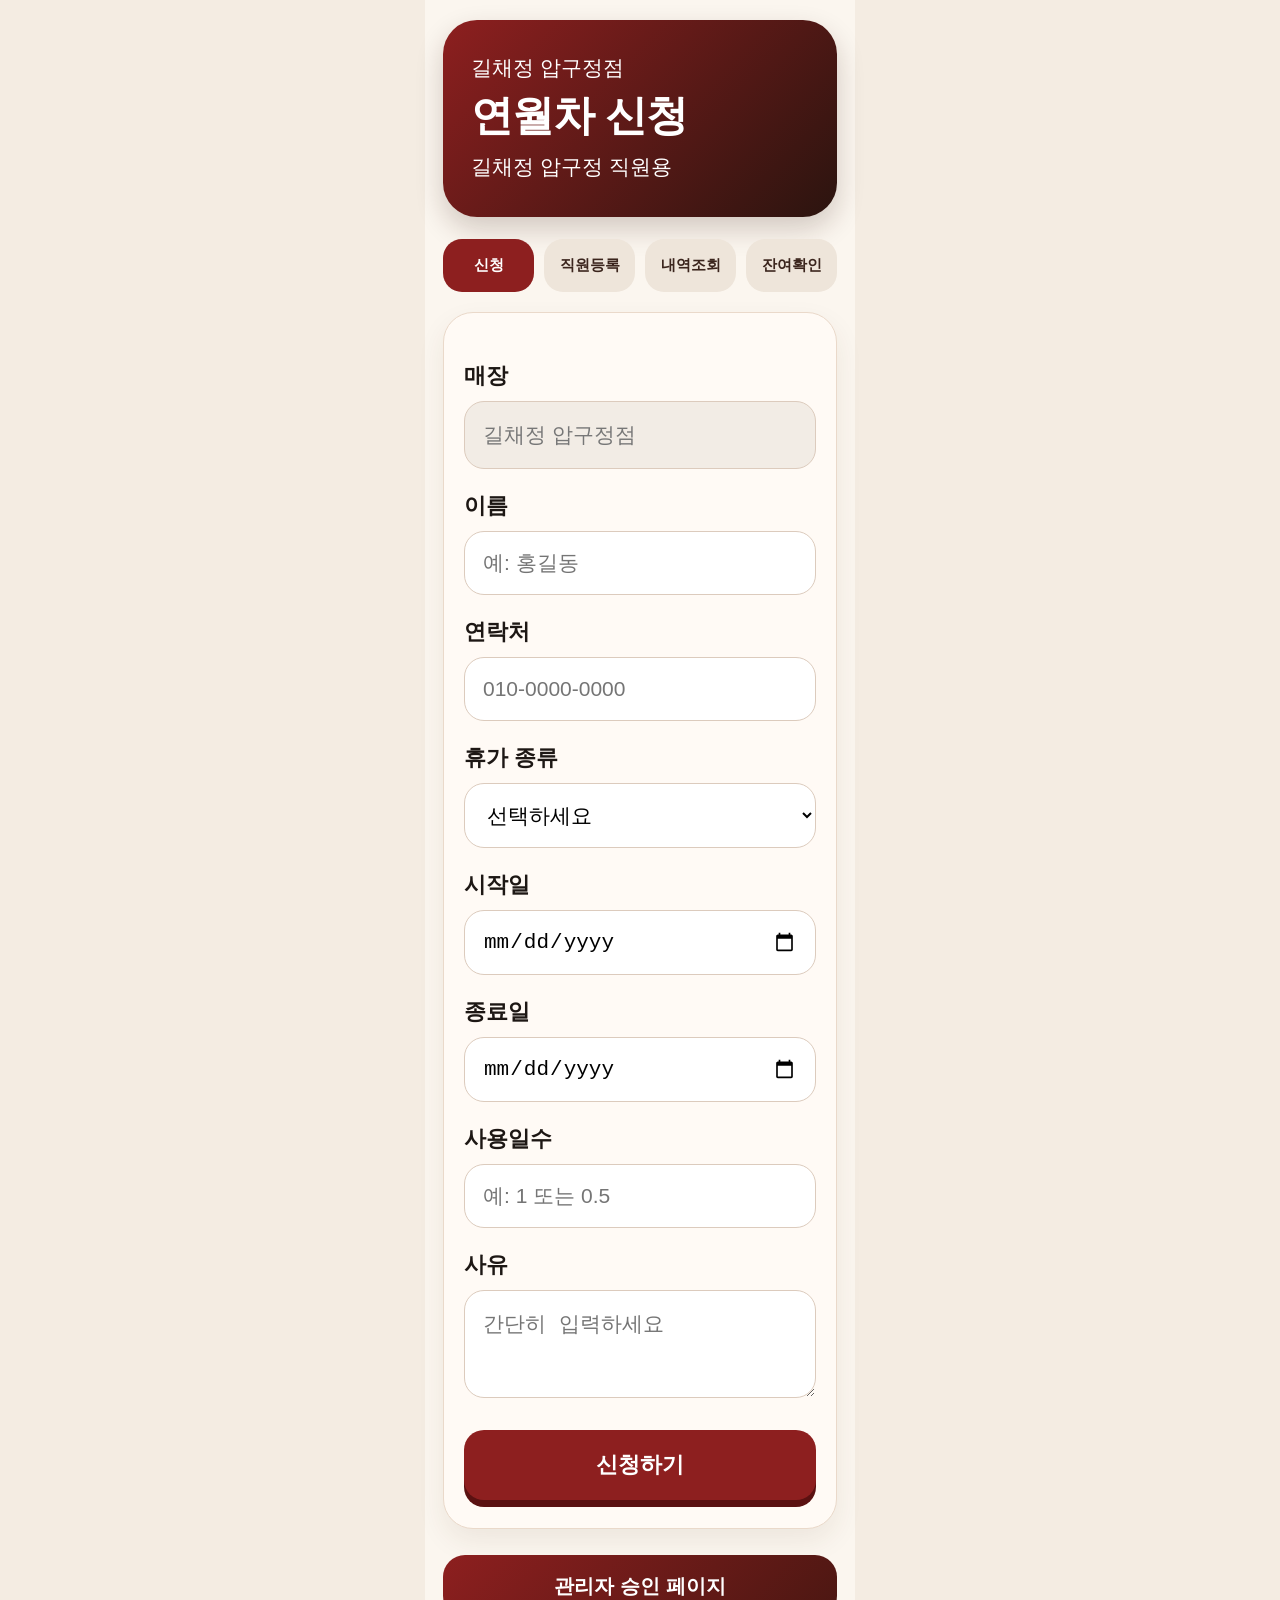
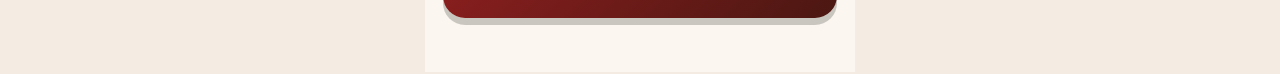
<file: index.html>
<!doctype html>
<html lang="ko">
<head>
  <meta charset="utf-8" />
  <meta name="viewport" content="width=device-width, initial-scale=1, viewport-fit=cover" />
  <title>압구정 길채정 연월차 신청</title>
  <link rel="manifest" href="manifest.json" />
  <link rel="stylesheet" href="style.css?v=4" />
  <meta name="theme-color" content="#7b1e1e" />
</head>

<body>
<main class="app">

  <section class="hero">
    <div class="brand">길채정 압구정점</div>
    <h1>연월차 신청</h1>
    <p>길채정 압구정 직원용</p>
  </section>

  <section class="tabs">
    <button class="tab active" onclick="showTab('apply', this)">신청</button>
    <button class="tab" onclick="showTab('register', this)">직원등록</button>
    <button class="tab" onclick="showTab('history', this)">내역조회</button>
    <button class="tab" onclick="showTab('balance', this)">잔여확인</button>
  </section>

  <section id="apply" class="card">
    <label>매장</label>
    <div class="fixed-store">길채정 압구정점</div>

    <label>이름</label>
    <input id="applyName" placeholder="예: 홍길동" />

    <label>연락처</label>
    <input id="applyPhone" placeholder="010-0000-0000" />

    <label>휴가 종류</label>
    <select id="leaveType" onchange="autoUsedDays()">
      <option value="">선택하세요</option>
      <option>연차</option>
      <option>오전 반차</option>
      <option>오후 반차</option>
      <option>월차</option>
      <option>병가</option>
      <option>기타</option>
    </select>

    <label>시작일</label>
    <input type="date" id="startDate" />

    <label>종료일</label>
    <input type="date" id="endDate" />

    <label>사용일수</label>
    <input id="usedDays" type="number" step="0.5" placeholder="예: 1 또는 0.5" />

    <label>사유</label>
    <textarea id="reason" placeholder="간단히 입력하세요"></textarea>

    <button id="submitBtn" class="primary" onclick="submitLeave()">신청하기</button>
  </section>

  <section id="register" class="card hidden">
    <label>매장</label>
    <div class="fixed-store">길채정 압구정점</div>

    <label>이름</label>
    <input id="regName" placeholder="예: 홍길동" />

    <label>연락처</label>
    <input id="regPhone" placeholder="010-0000-0000" />

    <label>입사일</label>
    <input type="date" id="joinDate" />

    <label>기본연차</label>
    <input id="baseLeave" type="number" step="0.5" value="15" />

    <button id="regBtn" class="primary" onclick="registerEmployee()">직원등록</button>
  </section>

  <section id="history" class="card hidden">
    <label>이름</label>
    <input id="historyName" placeholder="예: 홍길동" />

    <label>연락처</label>
    <input id="historyPhone" placeholder="010-0000-0000" />

    <button id="historyBtn" class="primary" onclick="loadMyHistory()">내역조회</button>
    <div id="historyResult" class="result"></div>
  </section>

  <section id="balance" class="card hidden">
    <label>이름</label>
    <input id="balanceName" placeholder="예: 홍길동" />

    <label>연락처</label>
    <input id="balancePhone" placeholder="010-0000-0000" />

    <button id="balanceBtn" class="primary" onclick="checkBalance()">잔여연차 확인</button>
    <div id="balanceResult" class="result"></div>
  </section>

  <section class="page-link-wrap">
    <button class="page-link-btn admin-link" onclick="goAdmin()">관리자 승인 페이지</button>
  </section>

</main>

<script src="script.js?v=4"></script>
</body>
</html>
</file>
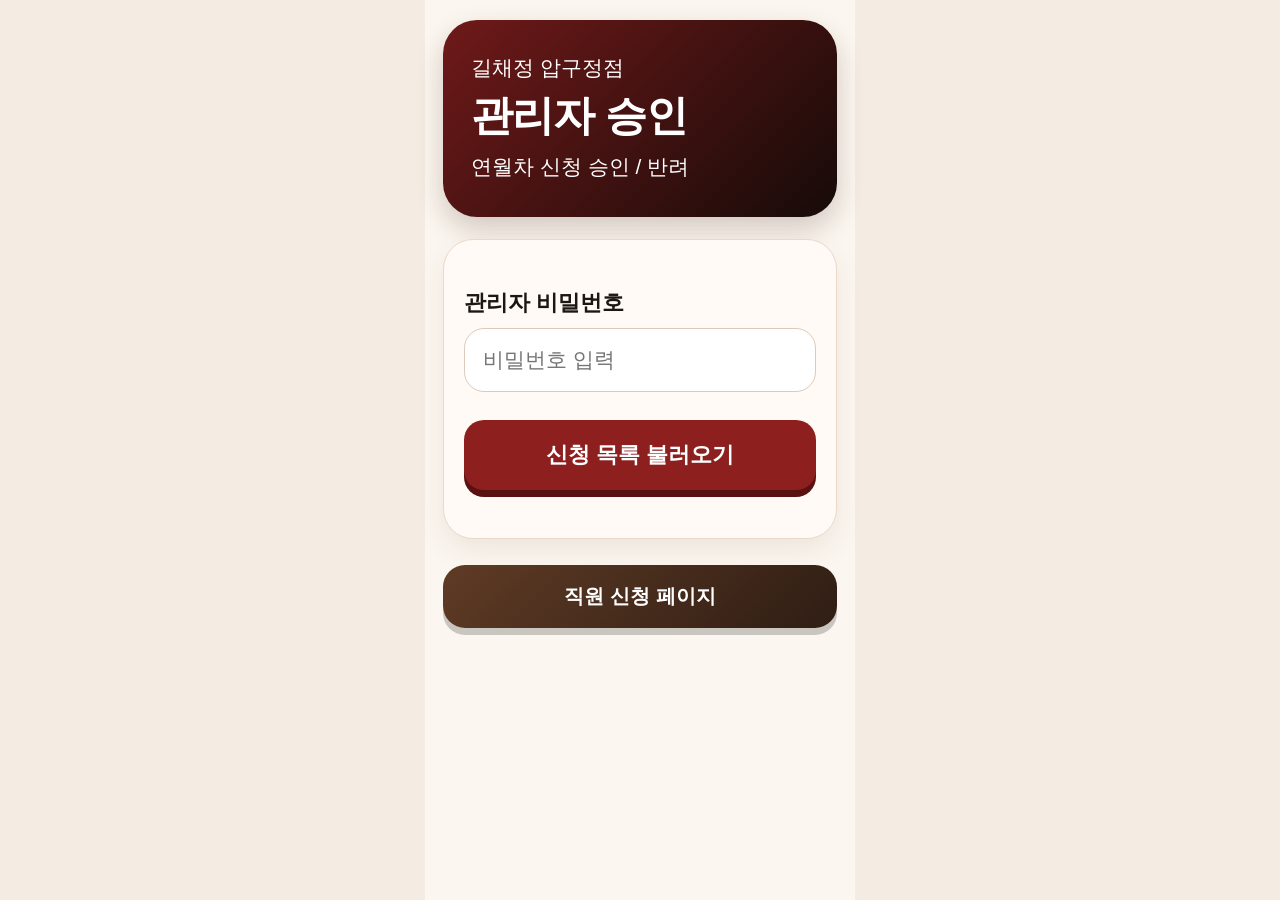
<file: admin.html>
<!doctype html>
<html lang="ko">
<head>
  <meta charset="utf-8" />
  <meta name="viewport" content="width=device-width, initial-scale=1, viewport-fit=cover" />
  <title>길채정 압구정 관리자 승인</title>
  <link rel="stylesheet" href="style.css?v=4" />
  <meta name="theme-color" content="#7b1e1e" />
</head>

<body>
<main class="app">

  <section class="hero admin">
    <div class="brand">길채정 압구정점</div>
    <h1>관리자 승인</h1>
    <p>연월차 신청 승인 / 반려</p>
  </section>

  <section class="card">
    <label>관리자 비밀번호</label>
    <input id="adminPw" type="password" placeholder="비밀번호 입력" />

    <button id="adminBtn" class="primary" onclick="loadAdminList()">신청 목록 불러오기</button>

    <div id="adminResult" class="result"></div>
  </section>

  <section class="page-link-wrap">
    <button class="page-link-btn home-link" onclick="goHome()">직원 신청 페이지</button>
  </section>

</main>

<script src="script.js?v=4"></script>
</body>
</html>
</file>
<file: style.css>
* {
  box-sizing: border-box;
  -webkit-tap-highlight-color: rgba(123,30,30,.15);
}

html, body {
  margin: 0;
  padding: 0;
  width: 100%;
  min-height: 100%;
}

body {
  background: #f4ece2;
  font-family: "Noto Sans KR", "Malgun Gothic", Arial, sans-serif;
  color: #1d1714;
}

.app {
  width: 100%;
  max-width: 430px;
  margin: 0 auto;
  min-height: 100vh;
  padding: 20px 18px 44px;
  background: #fbf6ef;
}

.hero {
  background: linear-gradient(135deg, #8d1f1f, #2b140f);
  color: #fff;
  border-radius: 34px;
  padding: 34px 28px 36px;
  margin-bottom: 22px;
  box-shadow: 0 12px 28px rgba(50,20,10,.2);
}

.hero.admin {
  background: linear-gradient(135deg, #6f1919, #160b08);
}

.hero .brand {
  font-size: 21px;
  margin-bottom: 10px;
}

.hero h1 {
  margin: 0;
  font-size: 42px;
  line-height: 1.12;
  font-weight: 900;
  letter-spacing: -1px;
}

.hero p {
  margin: 14px 0 0;
  font-size: 21px;
  font-weight: 500;
}

.tabs {
  display: grid;
  grid-template-columns: repeat(4, 1fr);
  gap: 10px;
  margin-bottom: 20px;
}

.tab {
  border: 0;
  border-radius: 19px;
  padding: 17px 4px;
  background: #eee5da;
  color: #3b251d;
  font-size: 15px;
  font-weight: 900;
  transition: .12s;
}

.tab.active {
  background: #8d1f1f;
  color: #fff;
}

.card {
  background: #fffaf5;
  border: 1px solid #ead9ca;
  border-radius: 30px;
  padding: 26px 20px 28px;
  box-shadow: 0 12px 28px rgba(80,50,25,.08);
  margin-bottom: 22px;
}

label {
  display: block;
  margin: 22px 0 10px;
  font-size: 22px;
  font-weight: 900;
}

input, select, textarea, .fixed-store {
  width: 100%;
  border: 1px solid #dccbbd;
  border-radius: 20px;
  padding: 19px 18px;
  font-size: 21px;
  background: #fff;
  outline: none;
}

textarea {
  min-height: 108px;
  resize: vertical;
}

.fixed-store {
  background: #f2ece5;
  color: #777;
  pointer-events: none;
  user-select: none;
}

.primary {
  width: 100%;
  border: 0;
  border-radius: 20px;
  margin-top: 28px;
  padding: 20px;
  background: #8d1f1f;
  color: #fff;
  font-size: 22px;
  font-weight: 900;
  box-shadow: 0 7px 0 #5a1111;
  transition: .12s;
}

.primary:active,
.tab:active,
.page-link-btn:active {
  transform: translateY(3px);
  filter: brightness(.92);
}

.primary:active {
  box-shadow: 0 3px 0 #5a1111;
}

.primary.loading {
  background: #555;
  box-shadow: 0 7px 0 #333;
  pointer-events: none;
  opacity: .85;
}

.primary:disabled {
  opacity: .85;
}

.hidden {
  display: none;
}

.result {
  margin-top: 20px;
}

.item {
  background: #fff;
  border: 1px solid #ead9ca;
  border-radius: 18px;
  padding: 18px;
  margin-top: 14px;
  font-size: 18px;
  line-height: 1.7;
}

.badge {
  display: inline-block;
  padding: 4px 10px;
  border-radius: 999px;
  background: #eee;
  font-weight: 900;
}

.badge.ok {
  background: #d9ead3;
}

.badge.no {
  background: #f4cccc;
}

.admin-buttons {
  display: flex;
  gap: 14px;
  margin-top: 18px;
}

.admin-buttons button {
  flex: 1;
  border: none;
  border-radius: 18px;
  padding: 18px 0;
  font-size: 20px;
  font-weight: 900;
  color: white;
  box-shadow: 0 6px 0 rgba(0,0,0,0.2);
}

.admin-buttons button:active {
  transform: translateY(3px);
  box-shadow: 0 3px 0 rgba(0,0,0,0.2);
}

.approve {
  background: #2e7d32;
}

.reject {
  background: #c62828;
}

.balance-box {
  margin-top: 18px;
  padding: 20px;
  border-radius: 22px;
  border: 2px solid #8d1f1f;
  background: #fff;
  font-size: 19px;
  line-height: 1.8;
}

.balance-box strong {
  color: #8d1f1f;
  font-size: 25px;
}

.page-link-wrap {
  margin: 26px 0 10px;
  text-align: center;
}

.page-link-btn {
  width: 100%;
  border: none;
  border-radius: 22px;
  padding: 18px 20px;
  font-size: 20px;
  font-weight: 900;
  color: #fff;
  box-shadow: 0 7px 0 rgba(0,0,0,.2);
  transition: .12s;
}

.admin-link {
  background: linear-gradient(135deg, #8d1f1f, #4b1712);
}

.home-link {
  background: linear-gradient(135deg, #5f3b25, #2f1d14);
}

.page-link-btn:active {
  box-shadow: 0 3px 0 rgba(0,0,0,.2);
}
</file>
